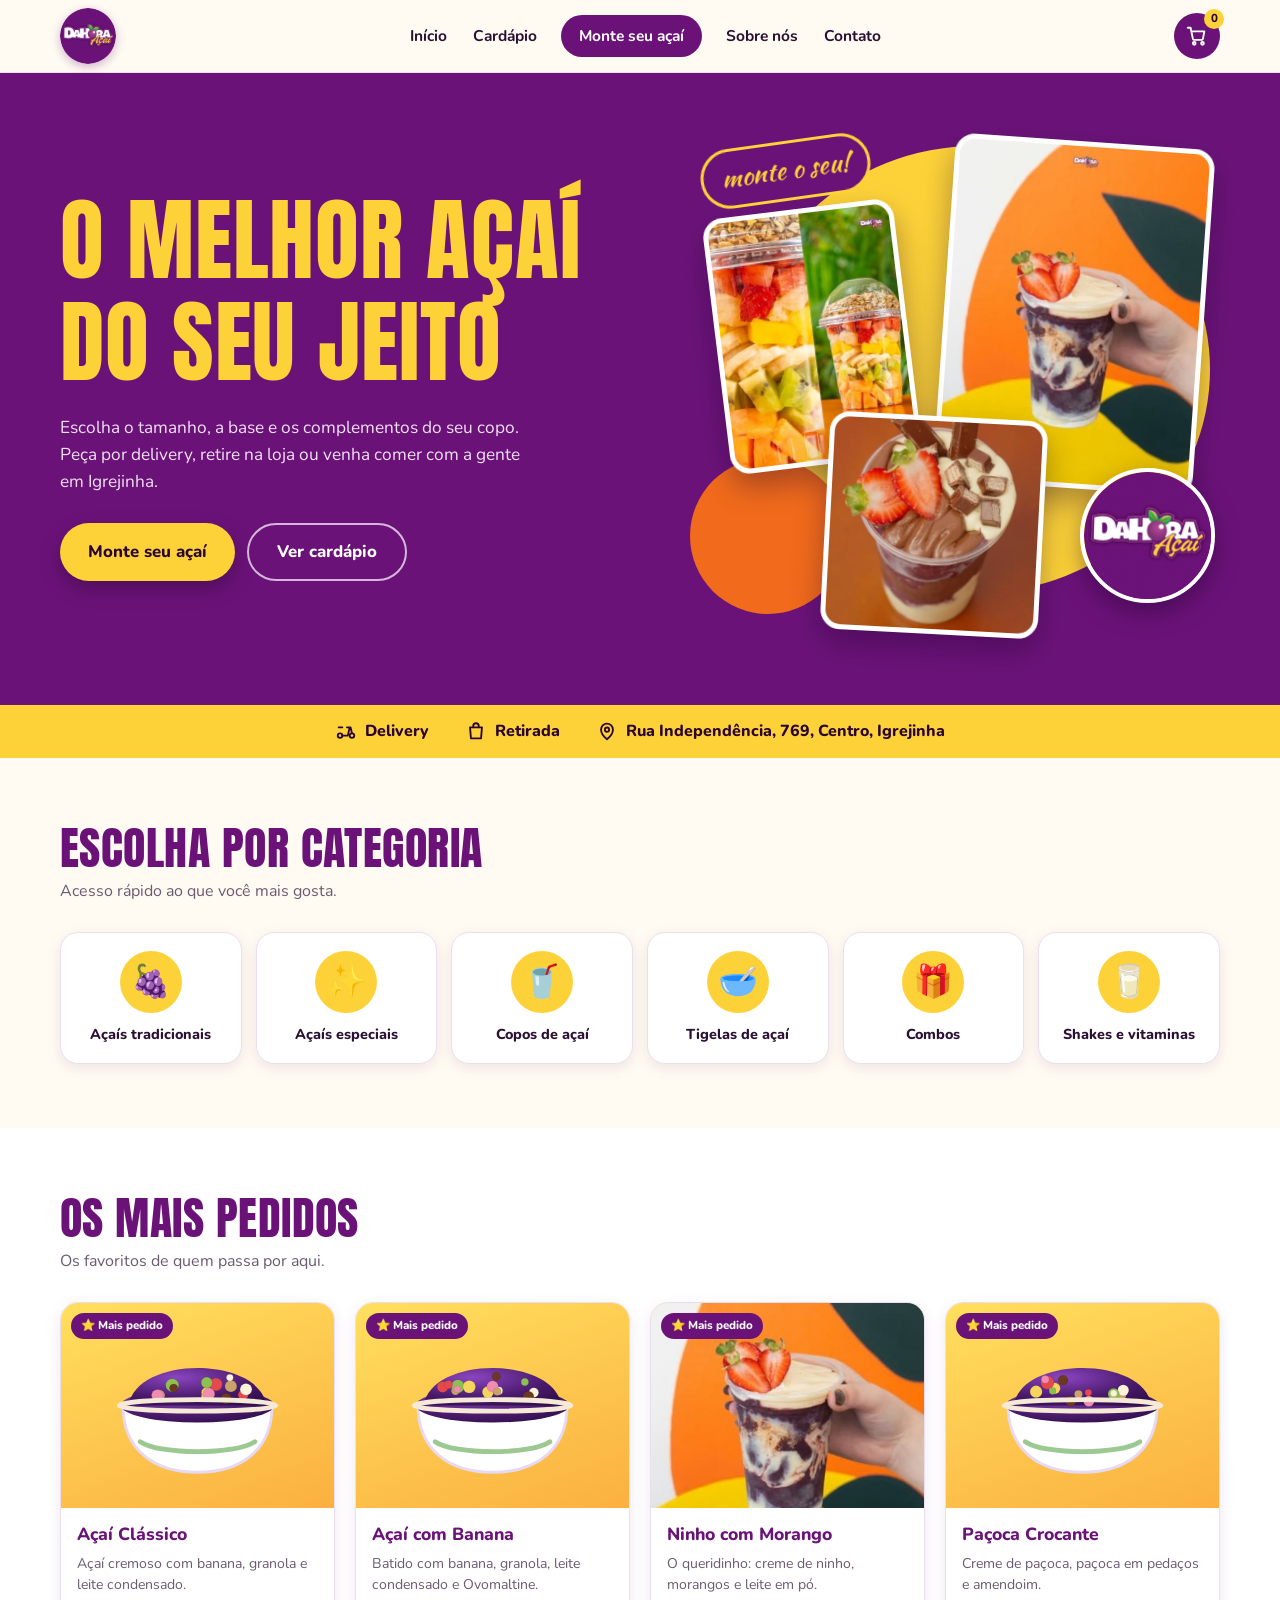
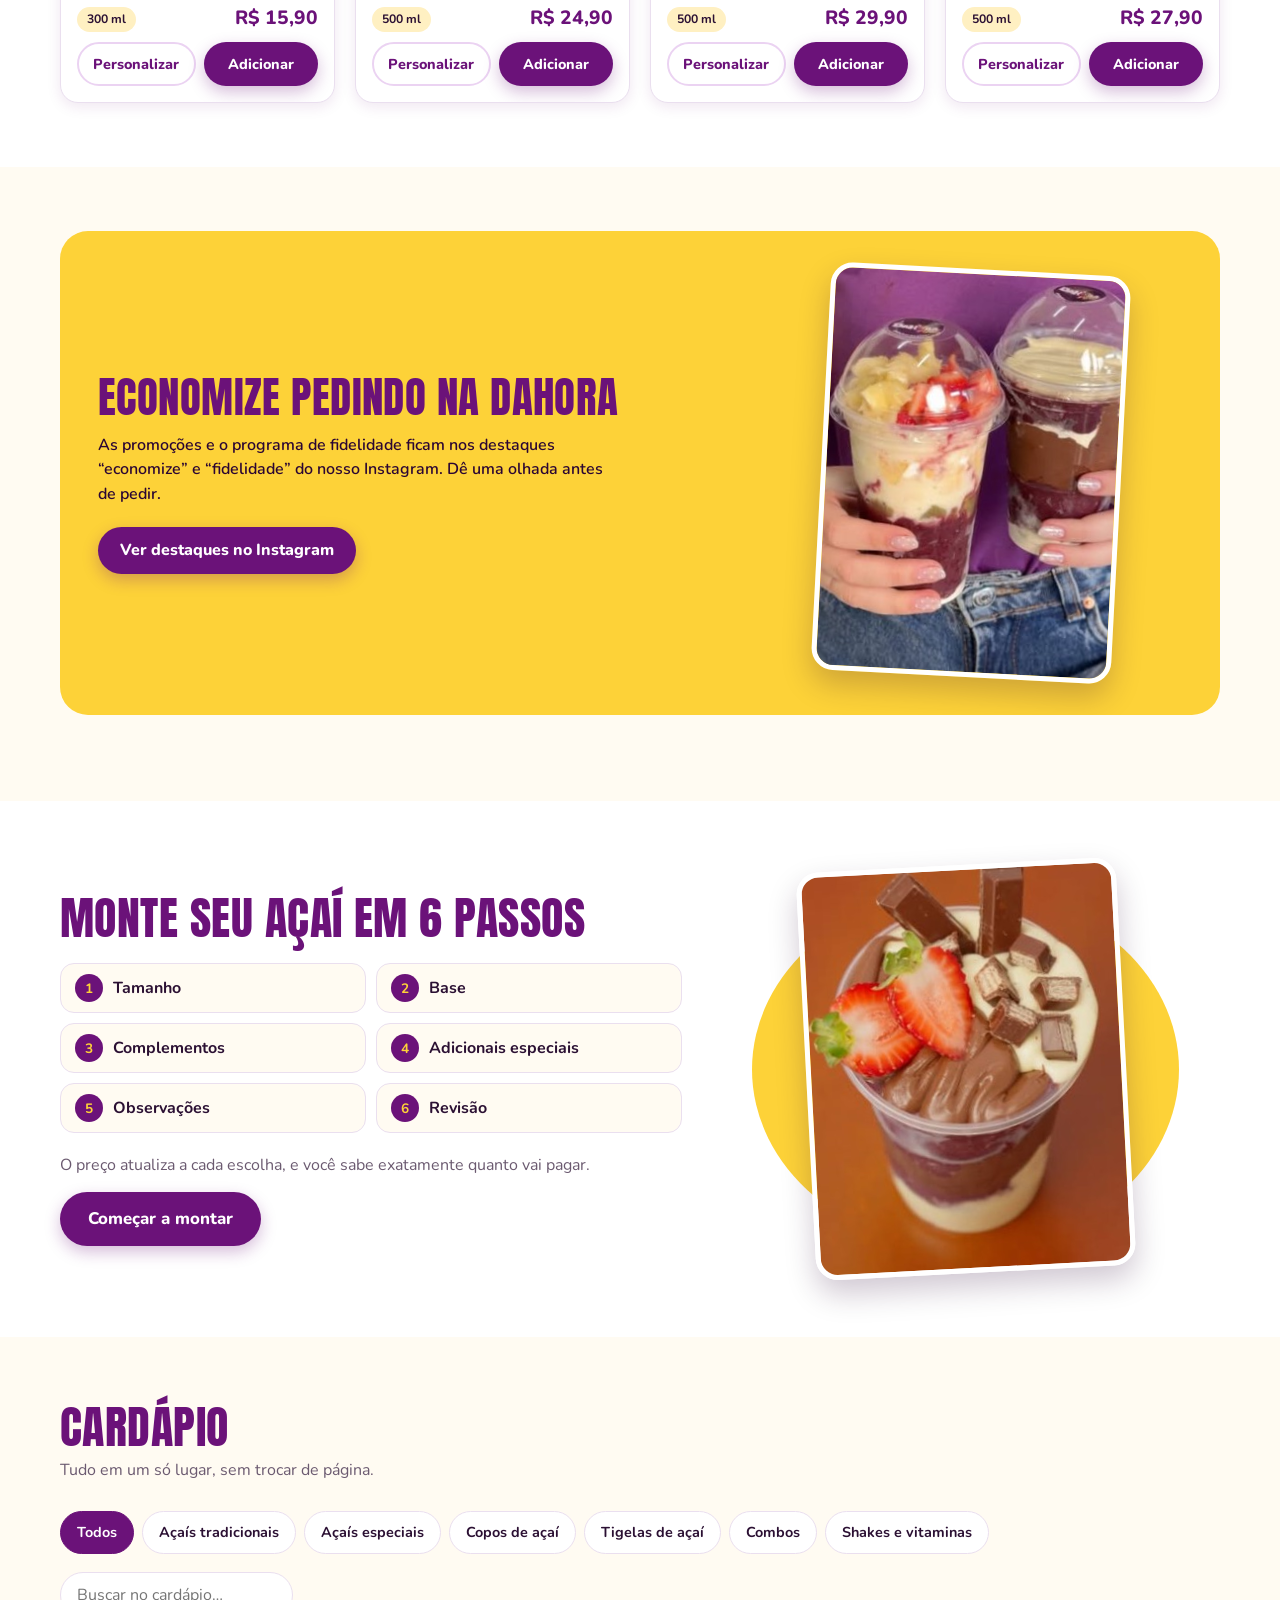
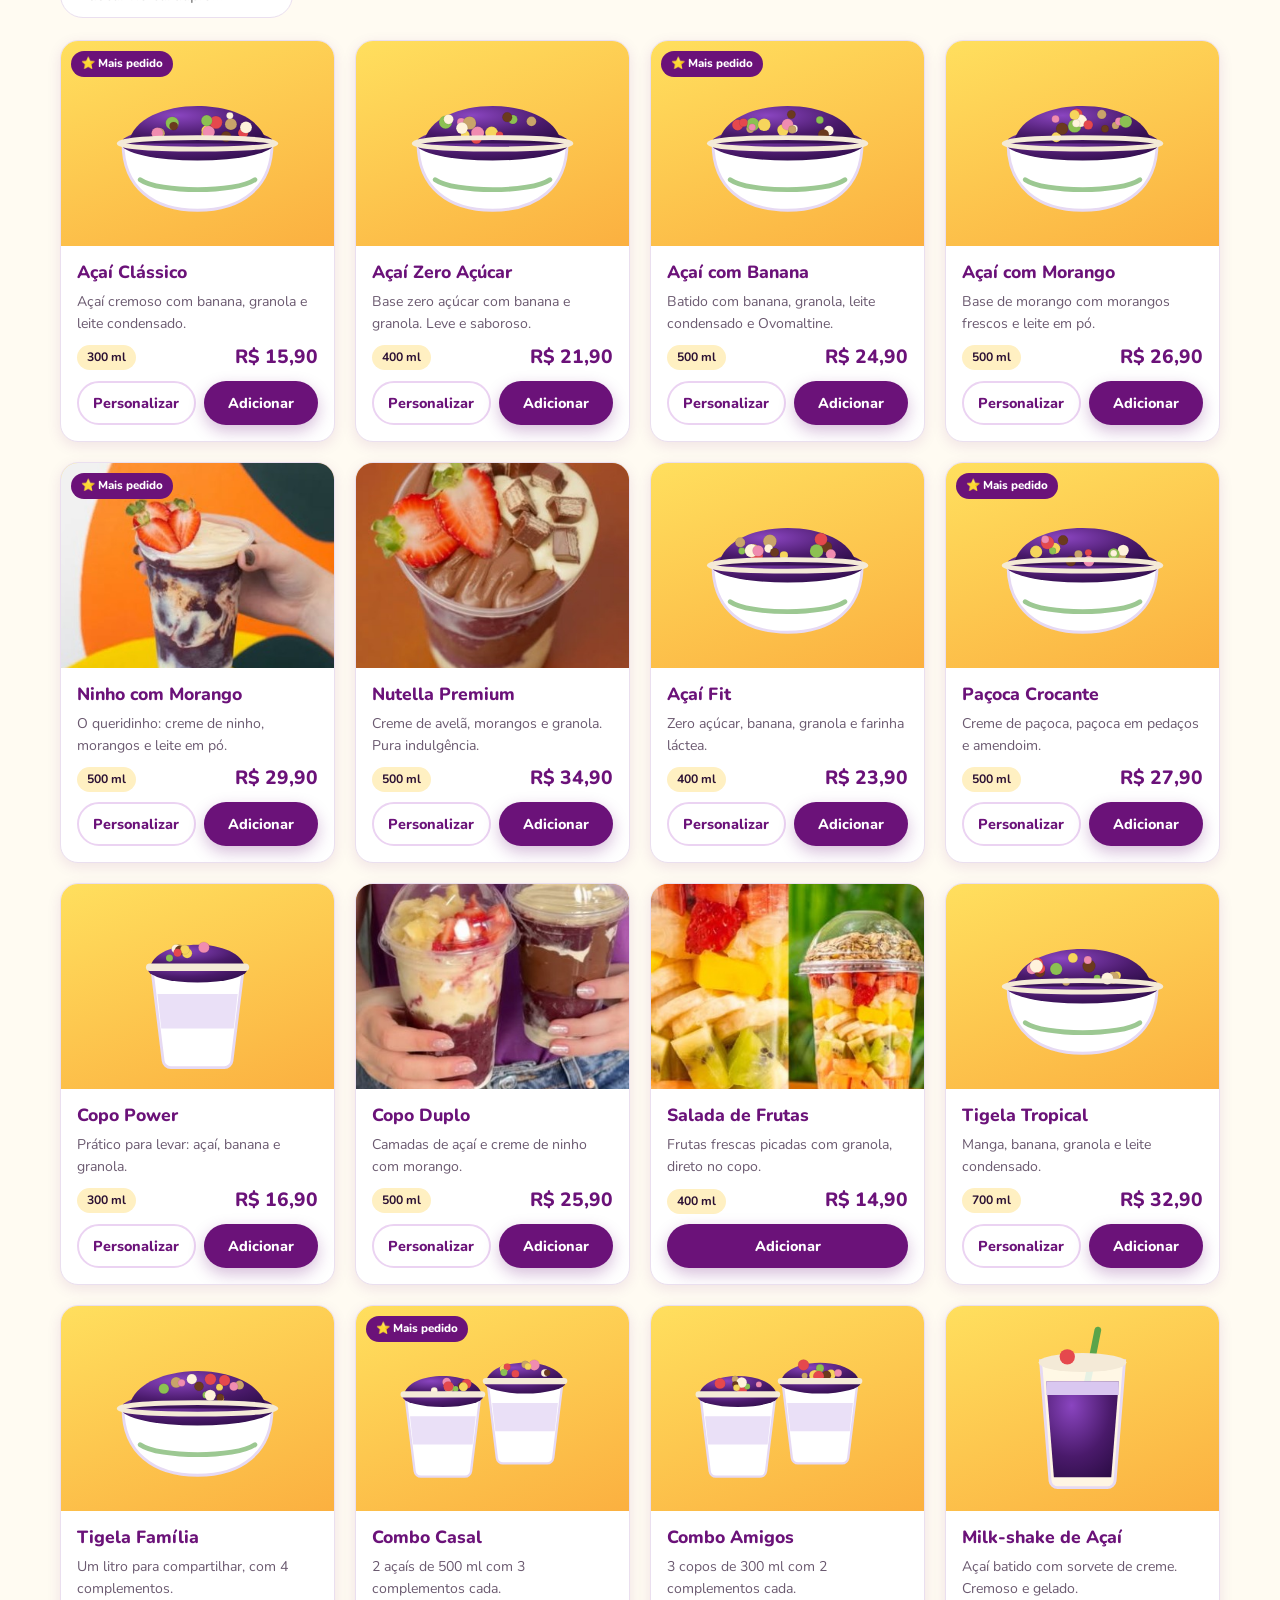
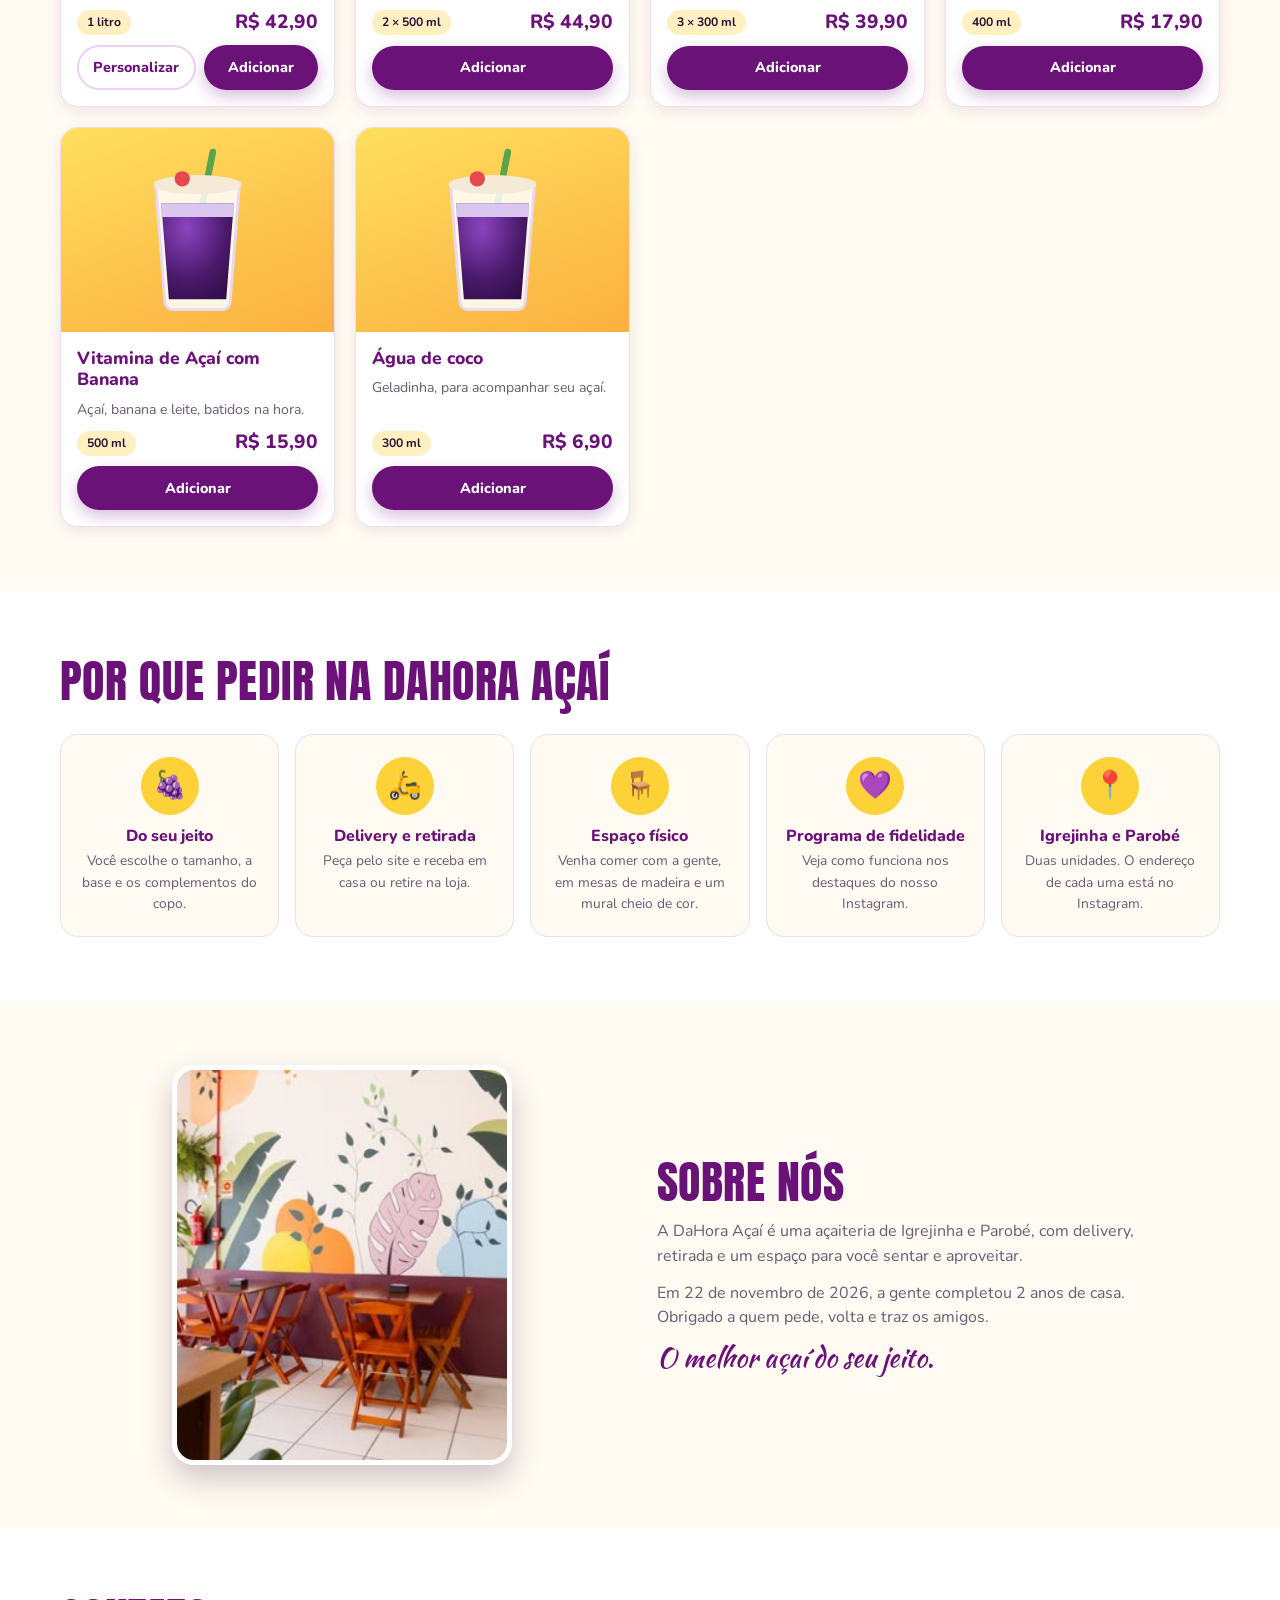
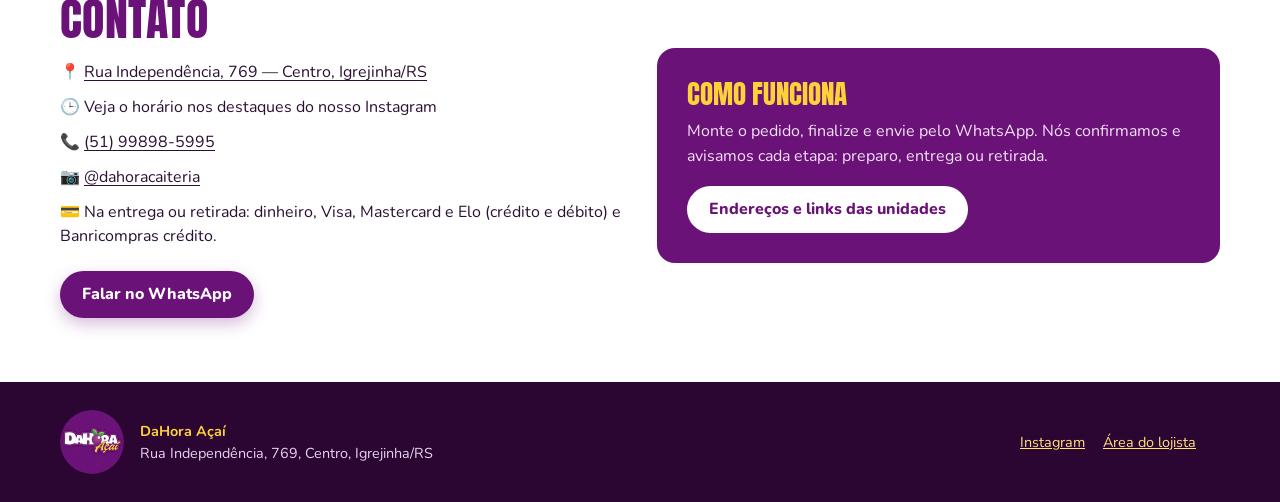
<file: index.html>
<!doctype html>
<html lang="pt-BR">
<head>
<meta charset="utf-8">
<meta name="viewport" content="width=device-width,initial-scale=1,viewport-fit=cover">
<title>DaHora Açaí | Açaiteria em Igrejinha e Parobé — Monte seu açaí online</title>
<meta name="description" content="O melhor açaí do seu jeito. Monte seu copo escolhendo tamanho, base e complementos e peça por delivery ou retirada em Igrejinha e Parobé.">
<meta name="theme-color" content="#6b1279">
<link rel="icon" type="image/png" href="img/icon-192.png">
<link rel="apple-touch-icon" href="img/icon-192.png">
<meta property="og:type" content="website">
<meta property="og:locale" content="pt_BR">
<meta property="og:title" content="DaHora Açaí — O melhor açaí do seu jeito">
<meta property="og:description" content="Monte seu açaí escolhendo tamanho, base e complementos. Delivery, retirada e espaço físico em Igrejinha e Parobé.">
<meta property="og:url" content="https://pablosantos5487.github.io/dahora/">
<meta property="og:image" content="https://pablosantos5487.github.io/dahora/img/og.jpg">
<meta name="twitter:card" content="summary_large_image">
<link rel="preconnect" href="https://fonts.googleapis.com">
<link rel="preconnect" href="https://fonts.gstatic.com" crossorigin>
<link href="https://fonts.googleapis.com/css2?family=Anton&family=Kaushan+Script&family=Nunito:wght@400;600;700;800&display=swap" rel="stylesheet">
<link rel="stylesheet" href="styles.css">
<script type="application/ld+json">
{"@context":"https://schema.org","@type":"IceCreamShop","name":"DaHora Açaí","servesCuisine":"Açaí","image":"https://pablosantos5487.github.io/dahora/img/og.jpg","telephone":"+5551998985995","url":"https://pablosantos5487.github.io/dahora/","sameAs":["https://www.instagram.com/dahoracaiteria/"],"address":{"@type":"PostalAddress","streetAddress":"Rua Independência, 769","addressLocality":"Igrejinha","addressRegion":"RS","postalCode":"95650-000","addressCountry":"BR"}}
</script>
</head>
<body>
<a class="skip" href="#cardapio">Ir para o cardápio</a>

<header class="top" id="top">
  <div class="wrap top-in">
    <a class="logo" href="#inicio" aria-label="DaHora Açaí — início">
      <img src="img/logo.png" width="56" height="56" alt="">
      <span class="sr" data-store>DaHora Açaí</span>
    </a>
    <nav class="nav" id="nav" aria-label="Principal">
      <a href="#inicio">Início</a>
      <a href="#cardapio">Cardápio</a>
      <a href="#monte" class="nav-cta">Monte seu açaí</a>
      <a href="#sobre">Sobre nós</a>
      <a href="#contato">Contato</a>
    </nav>
    <div class="top-actions">
      <button class="cart-btn" data-act="cart-open" aria-label="Abrir carrinho">
        <svg viewBox="0 0 24 24" width="22" height="22" fill="none" stroke="currentColor" stroke-width="2" stroke-linecap="round" stroke-linejoin="round" aria-hidden="true"><circle cx="9" cy="20" r="1.5"/><circle cx="18" cy="20" r="1.5"/><path d="M2 3h3l2.6 12.4a1 1 0 0 0 1 .8h8.8a1 1 0 0 0 1-.8L20 7H6"/></svg>
        <span class="count" id="cartCount">0</span>
      </button>
      <button class="burger" data-act="toggle-nav" aria-label="Menu" aria-expanded="false"><span></span><span></span><span></span></button>
    </div>
  </div>
  <div class="closed-bar" id="closedBar" hidden>Estamos fechados no momento. Você pode montar o pedido, mas ele só poderá ser finalizado quando abrirmos.</div>
</header>

<main>
<section class="hero" id="inicio">
  <div class="wrap hero-in">
    <div class="hero-text">
      <h1>O melhor açaí<br>do seu jeito</h1>
      <p>Escolha o tamanho, a base e os complementos do seu copo. Peça por delivery, retire na loja ou venha comer com a gente em Igrejinha.</p>
      <div class="hero-btns">
        <button class="btn primary lg" data-act="open-builder">Monte seu açaí</button>
        <a class="btn outline lg" href="#cardapio">Ver cardápio</a>
      </div>
      <button class="repeat" id="repeatBtn" data-act="repeat" hidden>↻ Repetir meu último pedido</button>
    </div>
    <div class="hero-art">
      <figure class="ph ph1"><img src="img/morango.jpg" width="356" height="475" alt="Copo de açaí com creme de ninho e morangos"></figure>
      <figure class="ph ph2"><img src="img/frutas.jpg" width="356" height="475" alt="Copos de salada de frutas com granola"></figure>
      <figure class="ph ph3"><img src="img/chocolate.jpg" width="356" height="408" alt="Copo de açaí com creme de avelã, morangos e chocolate"></figure>
      <img class="seal" src="img/logo.png" width="120" height="120" alt="">
      <span class="sticker" aria-hidden="true">monte o seu!</span>
    </div>
  </div>
</section>

<section class="band" aria-label="Formas de pedir">
  <div class="wrap band-in">
    <span><svg viewBox="0 0 24 24" aria-hidden="true"><circle cx="5.5" cy="17" r="2.5"/><circle cx="18.5" cy="17" r="2.5"/><path d="M8 17h6l2-9h-3M13 8h4l1.5 6.5M4 8h4"/></svg>Delivery</span>
    <span><svg viewBox="0 0 24 24" aria-hidden="true"><path d="M5.5 8h13l-1 12h-11z"/><path d="M9 8V6.5a3 3 0 0 1 6 0V8"/></svg>Retirada</span>
    <span><svg viewBox="0 0 24 24" aria-hidden="true"><path d="M12 21s-6.5-5.4-6.5-10.5a6.5 6.5 0 0 1 13 0C18.5 15.6 12 21 12 21z"/><circle cx="12" cy="10.5" r="2.3"/></svg>Rua Independência, 769, Centro, Igrejinha</span>
  </div>
</section>

<section class="sec" id="categorias">
  <div class="wrap">
    <div class="sec-head"><h2>Escolha por categoria</h2><p>Acesso rápido ao que você mais gosta.</p></div>
    <div class="cats" id="catGrid"></div>
  </div>
</section>

<section class="sec alt" id="populares">
  <div class="wrap">
    <div class="sec-head"><h2>Os mais pedidos</h2><p>Os favoritos de quem passa por aqui.</p></div>
    <div class="grid" id="popularGrid"></div>
  </div>
</section>

<section class="sec" id="promo">
  <div class="wrap">
    <div class="promo-box">
      <div>
        <h2 id="promoTitle"></h2>
        <p id="promoText"></p>
        <div class="promo-btns">
          <a class="btn primary" href="https://www.instagram.com/dahoracaiteria/" target="_blank" rel="noopener">Ver destaques no Instagram</a>
          <button class="btn light" data-act="copy-code" id="promoCode" hidden></button>
        </div>
      </div>
      <div class="promo-art"><img src="img/copos.jpg" width="356" height="408" alt="Dois copos de açaí com frutas e creme" loading="lazy"></div>
    </div>
    <div class="grid" id="promoGrid" style="margin-top:22px"></div>
  </div>
</section>

<section class="sec alt" id="monte">
  <div class="wrap build-cta">
    <div>
      <h2>Monte seu açaí em 6 passos</h2>
      <ol class="steps-list">
        <li><b>1</b> Tamanho</li><li><b>2</b> Base</li><li><b>3</b> Complementos</li>
        <li><b>4</b> Adicionais especiais</li><li><b>5</b> Observações</li><li><b>6</b> Revisão</li>
      </ol>
      <p class="muted">O preço atualiza a cada escolha, e você sabe exatamente quanto vai pagar.</p>
      <button class="btn primary lg" data-act="open-builder">Começar a montar</button>
    </div>
    <div class="build-art"><img src="img/chocolate.jpg" width="356" height="408" alt="Copo de açaí com creme de avelã, morangos e pedaços de chocolate" loading="lazy"></div>
  </div>
</section>

<section class="sec" id="cardapio">
  <div class="wrap">
    <div class="sec-head"><h2>Cardápio</h2><p>Tudo em um só lugar, sem trocar de página.</p></div>
    <div class="menu-tools">
      <div class="chips" id="menuFilters" role="tablist" aria-label="Filtrar por categoria"></div>
      <input type="search" id="menuSearch" placeholder="Buscar no cardápio…" aria-label="Buscar no cardápio">
    </div>
    <div class="grid" id="menuGrid"></div>
    <p class="muted center" id="menuEmpty" hidden>Nenhum item encontrado. Tente outra busca ou categoria.</p>
  </div>
</section>

<section class="sec alt" id="diferenciais">
  <div class="wrap">
    <div class="sec-head"><h2>Por que pedir na <span data-store>DaHora Açaí</span></h2></div>
    <div class="perks">
      <div><i>🍇</i><h3>Do seu jeito</h3><p>Você escolhe o tamanho, a base e os complementos do copo.</p></div>
      <div><i>🛵</i><h3>Delivery e retirada</h3><p>Peça pelo site e receba em casa ou retire na loja.</p></div>
      <div><i>🪑</i><h3>Espaço físico</h3><p>Venha comer com a gente, em mesas de madeira e um mural cheio de cor.</p></div>
      <div><i>💜</i><h3>Programa de fidelidade</h3><p>Veja como funciona nos destaques do nosso Instagram.</p></div>
      <div><i>📍</i><h3>Igrejinha e Parobé</h3><p>Duas unidades. O endereço de cada uma está no Instagram.</p></div>
    </div>
  </div>
</section>

<section class="sec" id="sobre">
  <div class="wrap about">
    <div class="about-art"><img src="img/espaco.jpg" width="356" height="400" alt="Mesas de madeira em frente a um mural colorido com folhas, na loja da DaHora" loading="lazy"></div>
    <div>
      <h2>Sobre nós</h2>
      <p>A <span data-store>DaHora Açaí</span> é uma açaiteria de Igrejinha e Parobé, com delivery, retirada e um espaço para você sentar e aproveitar.</p>
      <p>Em 22 de novembro de 2026, a gente completou 2 anos de casa. Obrigado a quem pede, volta e traz os amigos.</p>
      <p class="sign">O melhor açaí do seu jeito.</p>
    </div>
  </div>
</section>

<section class="sec alt" id="contato">
  <div class="wrap contact">
    <div>
      <h2>Contato</h2>
      <ul class="clist">
        <li>📍 <span id="cAddress"></span></li>
        <li>🕒 <span id="cHours"></span></li>
        <li>📞 <span id="cPhone"></span></li>
        <li>📷 <span id="cInsta"></span></li>
        <li>💳 <span>Na entrega ou retirada: dinheiro, Visa, Mastercard e Elo (crédito e débito) e Banricompras crédito.</span></li>
      </ul>
      <a class="btn primary" id="cWa" target="_blank" rel="noopener">Falar no WhatsApp</a>
    </div>
    <div class="contact-card">
      <h3>Como funciona</h3>
      <p>Monte o pedido, finalize e envie pelo WhatsApp. Nós confirmamos e avisamos cada etapa: preparo, entrega ou retirada.</p>
      <a class="btn light" href="https://linktr.ee/dahoracaiigrejinha" target="_blank" rel="noopener">Endereços e links das unidades</a>
    </div>
  </div>
</section>
</main>

<footer class="foot">
  <div class="wrap foot-in">
    <img src="img/logo.png" width="64" height="64" alt="">
    <p><b data-store>DaHora Açaí</b><br>Rua Independência, 769, Centro, Igrejinha/RS</p>
    <p class="foot-links"><a href="https://www.instagram.com/dahoracaiteria/" target="_blank" rel="noopener">Instagram</a> <a href="admin.html">Área do lojista</a></p>
  </div>
</footer>

<button class="fab" id="fab" data-act="cart-open" hidden>
  <span>🛒 <b id="fabCount">0</b> item(ns)</span><span id="fabTotal">R$ 0,00</span><span class="fab-go">Ver carrinho →</span>
</button>

<!-- Carrinho -->
<div class="overlay drawer" id="cart" hidden role="dialog" aria-modal="true" aria-label="Carrinho"></div>
<!-- Montagem -->
<div class="overlay full" id="builder" hidden role="dialog" aria-modal="true" aria-label="Monte seu açaí"></div>
<!-- Checkout -->
<div class="overlay full" id="checkout" hidden role="dialog" aria-modal="true" aria-label="Finalizar pedido"></div>
<div class="toast" id="toast" role="status" aria-live="polite"></div>

<script src="data.js"></script>
<script src="app.js"></script>
</body>
</html>
</file>
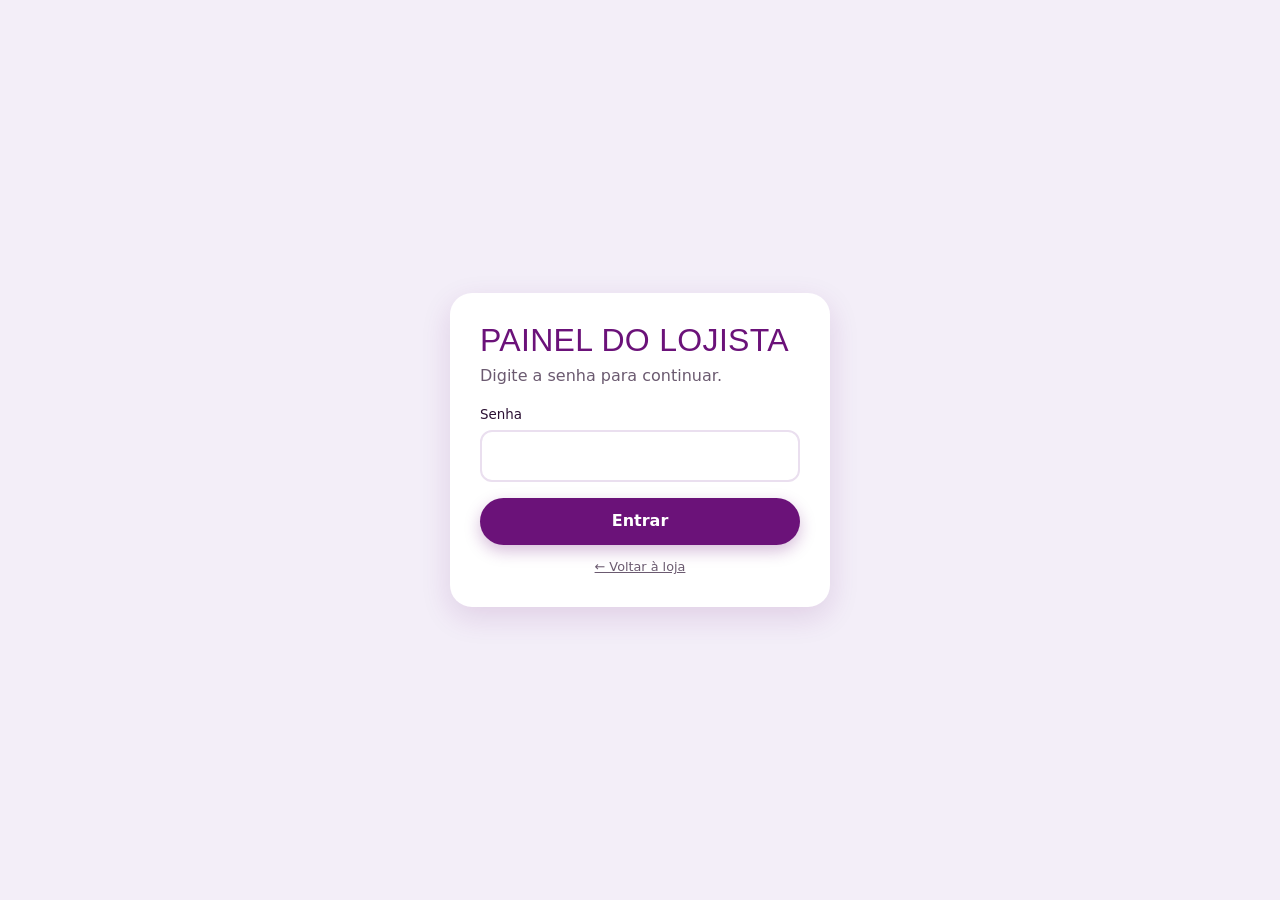
<file: admin.html>
<!doctype html>
<html lang="pt-BR">
<head>
<meta charset="utf-8">
<meta name="viewport" content="width=device-width,initial-scale=1">
<meta name="robots" content="noindex,nofollow">
<title>Painel do lojista</title>
<link rel="preconnect" href="https://fonts.googleapis.com">
<link rel="preconnect" href="https://fonts.gstatic.com" crossorigin>
<link href="https://fonts.googleapis.com/css2?family=Fraunces:opsz,wght@9..144,600;9..144,700&family=Poppins:wght@400;500;600;700&display=swap" rel="stylesheet">
<link rel="stylesheet" href="styles.css">
<link rel="stylesheet" href="admin.css">
</head>
<body class="admin">
<div id="login" class="login" hidden>
  <form id="loginForm" class="login-card">
    <h1>Painel do lojista</h1>
    <p class="muted">Digite a senha para continuar.</p>
    <div class="f"><label for="pw">Senha</label><input id="pw" type="password" autocomplete="current-password"><span class="err">Senha incorreta.</span></div>
    <button class="btn primary" style="width:100%" type="submit">Entrar</button>
    <p class="hint center" style="margin-top:12px"><a href="index.html">← Voltar à loja</a></p>
  </form>
</div>

<div id="app" hidden>
  <header class="a-top">
    <div class="a-in">
      <b>🍇 Painel do lojista</b>
      <div class="a-actions"><a class="btn light sm" href="index.html" target="_blank">Ver loja</a><button class="btn light sm" id="logout">Sair</button></div>
    </div>
    <nav class="a-tabs" id="tabs"></nav>
  </header>
  <main class="a-main">
    <div class="notice" id="notice"></div>
    <div id="view"></div>
  </main>
  <div class="save-bar" id="saveBar" hidden><span>Você tem alterações não salvas.</span><button class="btn green" id="saveBtn">Salvar alterações</button></div>
</div>
<div class="toast" id="toast" role="status"></div>
<script src="data.js"></script>
<script src="admin.js"></script>
</body>
</html>
</file>
<file: styles.css>
/* DaHora Açaí — identidade: roxo do logo, amarelo da letra "Açaí", laranja dos fundos das fotos e verde da folha.
   Títulos em Anton (caixa alta, como nos posts do Instagram), texto em Nunito. */
:root{
  --purple:#6b1279;--purple2:#8b2a9c;--purple3:#2b0633;--lilac:#ebd3f2;--lilac2:#f8eefb;
  --yellow:#fdd238;--yellow2:#ffe27a;--orange:#f26a1b;--leaf:#4bb34a;
  --off:#fffbf2;--cream:#fff0c2;--green:#2e7d32;--green2:#e4f2e1;--red:#c62f48;--ink:#2b1033;--muted:#6b5a70;
  --line:#eadfef;--focus:#b93c0b;--radius:18px;--shadow:0 10px 30px rgba(107,18,121,.14);--shadow2:0 4px 14px rgba(107,18,121,.10);
  --f-head:'Anton','Arial Narrow',Impact,sans-serif;--f-body:'Nunito',system-ui,-apple-system,'Segoe UI',sans-serif;
}
*{box-sizing:border-box;margin:0;padding:0}
html{scroll-behavior:smooth;scroll-padding-top:84px}
body{font-family:var(--f-body);color:var(--ink);background:var(--off);line-height:1.55;-webkit-font-smoothing:antialiased}
body.lock{overflow:hidden}
img,svg{display:block;max-width:100%}
[hidden]{display:none!important}
button{font:inherit;cursor:pointer;border:0;background:none;color:inherit}
input,textarea,select{font:inherit;color:inherit}
a{color:inherit}
h1,h2{font-family:var(--f-head);font-weight:400;line-height:1.1;letter-spacing:.01em;text-transform:uppercase}
h3,h4{font-family:var(--f-body);font-weight:800;line-height:1.2}
.wrap{width:min(1160px,100% - 32px);margin-inline:auto}
.muted{color:var(--muted)}.center{text-align:center}
.sr{position:absolute;width:1px;height:1px;overflow:hidden;clip:rect(0 0 0 0);white-space:nowrap}
.skip{position:absolute;left:-999px}.skip:focus{left:8px;top:8px;background:#fff;padding:8px 12px;z-index:99}
:focus-visible{outline:3px solid var(--focus);outline-offset:2px}

/* Botões */
.btn{display:inline-flex;align-items:center;justify-content:center;gap:8px;padding:11px 22px;border-radius:999px;font-weight:800;text-decoration:none;transition:transform .15s,box-shadow .2s,background .2s;min-height:44px;text-align:center}
.btn:active{transform:scale(.97)}
.btn.primary{background:var(--purple);color:#fff;box-shadow:0 6px 16px rgba(107,18,121,.28)}
.btn.primary:hover{background:var(--purple2)}
.btn.green{background:var(--green);color:#fff}
.btn.ghost{border:2px solid var(--lilac);color:var(--purple);background:#fff}
.btn.ghost:hover{border-color:var(--purple)}
.btn.light{background:#fff;color:var(--purple)}
.btn.danger{background:#fdecef;color:var(--red)}
.btn.lg{padding:14px 28px;font-size:1.05rem;min-height:54px}
.btn.sm{padding:6px 12px;min-height:34px;font-size:.85rem}
.btn[disabled]{opacity:.5;cursor:not-allowed;box-shadow:none}
.icon-btn{width:42px;height:42px;border-radius:50%;display:grid;place-items:center;font-size:1.15rem;background:var(--lilac2);color:var(--purple)}

/* Header */
.top{position:sticky;top:0;z-index:40;background:rgba(255,251,242,.94);backdrop-filter:blur(10px);border-bottom:1px solid var(--line)}
.top-in{display:flex;align-items:center;justify-content:space-between;gap:12px;height:72px}
.logo{display:flex;align-items:center;text-decoration:none;border-radius:50%}
.logo img{width:56px;height:56px;border-radius:50%;box-shadow:0 3px 10px rgba(107,18,121,.3)}
.nav{display:flex;gap:22px;align-items:center}
.nav a{text-decoration:none;font-weight:700;font-size:.97rem;color:var(--ink);padding:6px 2px}
.nav a:hover{color:var(--purple2)}
.nav-cta{background:var(--purple);color:#fff!important;padding:9px 18px!important;border-radius:999px}
.nav-cta:hover{background:var(--purple2)}
.top-actions{display:flex;align-items:center;gap:8px}
.cart-btn{position:relative;width:46px;height:46px;border-radius:50%;display:grid;place-items:center;background:var(--purple);color:#fff}
.cart-btn .count{position:absolute;top:-4px;right:-4px;min-width:20px;height:20px;border-radius:10px;background:var(--yellow);color:var(--purple3);font-size:.72rem;font-weight:800;display:grid;place-items:center;padding:0 5px}
.cart-btn.bump{animation:bump .35s}
@keyframes bump{40%{transform:scale(1.18)}}
.burger{display:none;width:44px;height:44px;border-radius:50%;flex-direction:column;gap:5px;align-items:center;justify-content:center}
.burger span{width:20px;height:2px;background:var(--purple);border-radius:2px;transition:.2s}
.closed-bar{background:var(--purple3);color:#fff;text-align:center;font-size:.85rem;padding:8px 16px}

/* Hero: o roxo do logo, título amarelo em Anton (como nos posts) e colagem das fotos reais */
.hero{background:var(--purple);color:#fff;overflow:hidden}
.hero-in{display:grid;grid-template-columns:1.05fr .95fr;gap:24px;align-items:center;padding:52px 0 60px}
.hero h1{font-size:clamp(2.9rem,8vw,5.6rem);line-height:1.14;color:var(--yellow);margin-bottom:22px}
.hero p{color:#f3e3f7;max-width:480px;margin-bottom:28px;font-size:1.08rem}
.hero-btns{display:flex;gap:12px;flex-wrap:wrap}
.hero .btn.primary{background:var(--yellow);color:var(--purple3);box-shadow:0 8px 20px rgba(0,0,0,.25)}
.hero .btn.primary:hover{background:var(--yellow2)}
.btn.outline{border:2px solid rgba(255,255,255,.7);color:#fff}
.btn.outline:hover{background:rgba(255,255,255,.12)}
.hero :focus-visible{outline-color:var(--yellow)}
.repeat{margin-top:16px;color:var(--yellow2);text-decoration:underline;font-size:.92rem}
.hero-art{position:relative;aspect-ratio:1/1;width:100%;max-width:520px;margin-left:auto}
.hero-art::before{content:"";position:absolute;inset:4% 2% 10% 8%;border-radius:50%;background:var(--yellow)}
.hero-art::after{content:"";position:absolute;width:30%;aspect-ratio:1;border-radius:50%;background:var(--orange);left:-2%;bottom:6%}
.ph{position:absolute;z-index:1;margin:0;overflow:hidden;border-radius:20px;border:5px solid #fff;background:#fff;box-shadow:0 14px 30px rgba(30,0,40,.35);transform:rotate(var(--r));animation:pop .7s cubic-bezier(.2,.8,.2,1) both}
.ph img{width:100%;height:100%;object-fit:cover}
.ph1{--r:4deg;width:50%;aspect-ratio:3/4;right:3%;top:3%;animation-delay:.1s}
.ph2{--r:-7deg;width:37%;aspect-ratio:3/4;left:3%;top:16%;animation-delay:.25s}
.ph3{--r:3deg;width:42%;aspect-ratio:1;left:24%;bottom:2%;animation-delay:.4s}
.seal{position:absolute;z-index:2;right:1%;bottom:8%;width:26%;height:auto;aspect-ratio:1;border-radius:50%;box-shadow:0 10px 24px rgba(30,0,40,.4);border:4px solid #fff;animation:pop .7s .55s cubic-bezier(.2,.8,.2,1) both}
.sticker{position:absolute;z-index:3;left:0;top:3%;transform:rotate(-8deg);background:var(--purple);color:var(--yellow);font-family:'Kaushan Script','Brush Script MT',cursive;font-size:clamp(1.1rem,2.6vw,1.6rem);padding:6px 18px 8px;border-radius:999px;border:3px solid var(--yellow);animation:pop .7s .7s cubic-bezier(.2,.8,.2,1) both}
@keyframes pop{from{opacity:0;transform:translateY(26px) rotate(0deg) scale(.94)}}

/* Faixa amarela com as formas de pedir */
.band{background:var(--yellow);color:var(--purple3)}
.band-in{display:flex;flex-wrap:wrap;justify-content:center;gap:8px 36px;padding:14px 0;font-weight:800}
.band span{display:inline-flex;align-items:center;gap:8px}
.band svg{width:22px;height:22px;flex:none;fill:none;stroke:currentColor;stroke-width:2;stroke-linecap:round;stroke-linejoin:round}

/* Seções */
.sec{padding:64px 0}
.sec.alt{background:#fff}
.sec-head{margin-bottom:28px}
.sec-head h2,.about h2,.contact h2,.build-cta h2{font-size:clamp(1.9rem,4.4vw,2.9rem);color:var(--purple)}
.sec-head p{color:var(--muted);margin-top:6px}
.cats{display:grid;grid-template-columns:repeat(6,1fr);gap:14px}
.cat{display:flex;flex-direction:column;align-items:center;gap:10px;background:#fff;border:1px solid var(--line);border-radius:var(--radius);padding:18px 10px;font-weight:800;font-size:.9rem;text-align:center;transition:.2s;box-shadow:var(--shadow2)}
.cat:hover{transform:translateY(-4px);border-color:var(--purple2)}
.cat i{font-style:normal;font-size:2rem;width:62px;height:62px;border-radius:50%;background:var(--yellow);display:grid;place-items:center}

/* Cards */
.grid{display:grid;grid-template-columns:repeat(auto-fill,minmax(250px,1fr));gap:20px}
.card{background:#fff;border:1px solid var(--line);border-radius:var(--radius);overflow:hidden;display:flex;flex-direction:column;box-shadow:var(--shadow2);transition:transform .2s,box-shadow .2s}
.card:hover{transform:translateY(-4px);box-shadow:var(--shadow)}
.card.off{opacity:.6}
.card-art{position:relative;background:linear-gradient(160deg,#ffdf5e,#fbb040);aspect-ratio:4/3;display:grid;place-items:center;padding:14px}
.card-art svg,.card-art img{width:78%;height:100%;object-fit:contain}
.card-art img{width:100%;object-fit:cover;position:absolute;inset:0}
.badge{position:absolute;top:10px;left:10px;z-index:1;background:var(--purple);color:#fff;font-size:.72rem;font-weight:800;padding:4px 10px;border-radius:999px}
.badge.sale{left:auto;right:10px;background:var(--yellow);color:var(--purple3)}
.card-body{padding:16px;display:flex;flex-direction:column;gap:8px;flex:1}
.card-body h3{font-size:1.1rem;color:var(--purple)}
.card-body p{font-size:.88rem;flex:1}
.meta{display:flex;align-items:center;justify-content:space-between;gap:8px}
.chip{background:var(--cream);font-size:.76rem;padding:3px 10px;border-radius:999px;font-weight:700}
.price b{font-size:1.2rem;color:var(--purple);font-weight:800}
.price s{font-size:.8rem;color:var(--muted);margin-right:6px}
.actions{display:flex;gap:8px}
.actions .btn{flex:1;padding:9px 10px;font-size:.9rem}

.promo-box{display:grid;grid-template-columns:1.2fr .8fr;gap:28px;align-items:center;background:var(--yellow);color:var(--purple3);border-radius:28px;padding:38px;overflow:hidden}
.promo-box h2{font-size:clamp(1.8rem,4vw,2.7rem);color:var(--purple);margin-bottom:12px}
.promo-box p{margin-bottom:20px;max-width:520px;font-weight:600}
.promo-btns{display:flex;gap:10px;flex-wrap:wrap}
.promo-art img,.build-art img,.about-art img{width:min(300px,100%);margin-inline:auto;aspect-ratio:1;object-fit:cover;border-radius:22px;border:5px solid #fff;box-shadow:0 14px 30px rgba(43,6,51,.22)}
.promo-art img{transform:rotate(3deg)}
.build-art{position:relative}
.build-art::before{content:"";position:absolute;inset:6% 8%;border-radius:50%;background:var(--yellow)}
.build-art img{position:relative;transform:rotate(-3deg);width:min(320px,86%)}
.build-cta{display:grid;grid-template-columns:1.1fr .9fr;gap:30px;align-items:center}
.steps-list{list-style:none;display:grid;grid-template-columns:repeat(2,1fr);gap:10px;margin:20px 0}
.steps-list li{background:var(--off);border:1px solid var(--line);border-radius:14px;padding:10px 14px;font-weight:700;display:flex;align-items:center;gap:10px}
.steps-list b{width:28px;height:28px;border-radius:50%;background:var(--purple);color:var(--yellow);display:grid;place-items:center;font-size:.85rem}
.build-cta .btn{margin-top:14px}
.menu-tools{display:flex;gap:14px;flex-wrap:wrap;align-items:center;justify-content:space-between;margin-bottom:22px}
.chips{display:flex;gap:8px;overflow-x:auto;padding-bottom:4px;scrollbar-width:none}
.chips::-webkit-scrollbar{display:none}
.chips button{white-space:nowrap;padding:9px 16px;border-radius:999px;background:#fff;border:1px solid var(--line);font-weight:700;font-size:.9rem;min-height:40px}
.chips button.on{background:var(--purple);color:#fff;border-color:var(--purple)}
#menuSearch{padding:10px 16px;border-radius:999px;border:1px solid var(--line);min-width:220px;background:#fff}
.perks{display:grid;grid-template-columns:repeat(5,1fr);gap:16px}
.perks div{background:var(--off);border:1px solid var(--line);border-radius:var(--radius);padding:22px 16px;text-align:center}
.perks i{font-style:normal;font-size:1.7rem;width:58px;height:58px;border-radius:50%;background:var(--yellow);display:grid;place-items:center;margin:0 auto}
.perks h3{font-size:1rem;margin:12px 0 4px;color:var(--purple)}
.perks p{font-size:.86rem;color:var(--muted)}
.about,.contact{display:grid;grid-template-columns:1fr 1fr;gap:34px;align-items:center}
.about p{margin-top:12px;color:var(--muted);max-width:520px}
.about .sign{font-family:'Kaushan Script','Brush Script MT',cursive;font-size:1.7rem;color:var(--purple);line-height:1.2}
.about-art img{width:min(340px,100%);aspect-ratio:7/8}
.clist{list-style:none;margin:16px 0 22px;display:grid;gap:10px}
.clist a{text-decoration:underline;text-underline-offset:3px}
.clist a:hover{color:var(--purple2)}
.contact-card{background:var(--purple);color:#fff;border-radius:var(--radius);padding:30px}
.contact-card h3{font-family:var(--f-head);font-weight:400;font-size:1.7rem;text-transform:uppercase;color:var(--yellow);margin-bottom:8px}
.contact-card p{color:#f3e3f7;margin-bottom:18px}
.foot{background:var(--purple3);color:#e7d3ee;padding:28px 0;font-size:.9rem;padding-bottom:calc(28px + env(safe-area-inset-bottom))}
.foot-in{display:flex;align-items:center;gap:16px;flex-wrap:wrap}
.foot img{width:64px;height:64px;border-radius:50%}
.foot p{flex:1;min-width:200px}
.foot b{color:var(--yellow)}
.foot-links{flex:none!important;display:flex;gap:18px}
.foot a{color:var(--yellow2)}

/* FAB mobile */
.fab{position:fixed;left:12px;right:12px;bottom:calc(12px + env(safe-area-inset-bottom));z-index:35;background:var(--purple);color:#fff;border-radius:16px;padding:14px 18px;display:none;align-items:center;justify-content:space-between;gap:10px;box-shadow:0 10px 30px rgba(43,6,51,.4);font-weight:800}
.fab .fab-go{background:var(--yellow);color:var(--purple3);padding:6px 12px;border-radius:999px;font-size:.85rem}

/* Overlays */
.overlay{position:fixed;inset:0;z-index:60;background:rgba(30,10,45,.55);animation:fade .2s}
.overlay[hidden]{display:none}
@keyframes fade{from{opacity:0}}
.drawer{display:flex;justify-content:flex-end}
.drawer .panel{width:min(440px,100%);height:100%;background:var(--off);display:flex;flex-direction:column;animation:slide .25s}
@keyframes slide{from{transform:translateX(40px);opacity:0}}
.panel-head{display:flex;align-items:center;justify-content:space-between;padding:16px 18px;background:#fff;border-bottom:1px solid var(--line)}
.panel-head h2{font-size:1.3rem;color:var(--purple)}
.panel-body{flex:1;overflow-y:auto;padding:16px 18px}
.panel-foot{padding:14px 18px calc(14px + env(safe-area-inset-bottom));background:#fff;border-top:1px solid var(--line);display:grid;gap:10px}
.empty{text-align:center;padding:40px 10px}
.empty i{font-size:3rem;font-style:normal}
.ci{background:#fff;border:1px solid var(--line);border-radius:14px;padding:12px;margin-bottom:12px}
.ci-top{display:flex;justify-content:space-between;gap:10px}
.ci h4{font-size:.98rem;color:var(--purple)}
.ci ul{list-style:none;margin:6px 0;font-size:.82rem;color:var(--muted)}
.ci .note{font-size:.8rem;background:var(--cream);padding:4px 8px;border-radius:8px;margin-bottom:6px}
.ci-bot{display:flex;align-items:center;justify-content:space-between;gap:8px;flex-wrap:wrap}
.qty{display:inline-flex;align-items:center;gap:2px;background:var(--lilac2);border-radius:999px}
.qty button{width:34px;height:34px;border-radius:50%;font-weight:700;color:var(--purple);font-size:1.1rem}
.qty span{min-width:22px;text-align:center;font-weight:600}
.link{color:var(--purple2);text-decoration:underline;font-size:.85rem;padding:6px}
.link.red{color:var(--red)}
.seg{display:grid;grid-template-columns:1fr 1fr;background:var(--lilac2);border-radius:999px;padding:4px;margin-bottom:12px}
.seg button{padding:9px;border-radius:999px;font-weight:600;font-size:.9rem}
.seg button.on{background:var(--purple);color:#fff}
.coupon{display:flex;gap:8px;margin-bottom:6px}
.coupon input{flex:1;padding:10px 14px;border:1px solid var(--line);border-radius:999px;text-transform:uppercase;min-width:0}
.cmsg{font-size:.8rem;margin-bottom:10px}.cmsg.ok{color:#2f6b24}.cmsg.bad{color:var(--red)}
.sum{display:grid;gap:6px;font-size:.92rem}
.sum div{display:flex;justify-content:space-between}
.sum .tot{font-size:1.2rem;font-weight:700;color:var(--purple);border-top:1px dashed var(--line);padding-top:8px;margin-top:4px}
.sum .disc{color:#2f6b24}
.sugg{background:var(--green2);border-radius:14px;padding:10px 12px;margin-top:6px;font-size:.84rem}
.sugg-row{display:flex;justify-content:space-between;align-items:center;gap:8px;margin-top:6px}

/* Builder */
.overlay.full{background:var(--off)}
.b-wrap{height:100%;display:grid;grid-template-columns:1fr 340px}
.b-main{display:flex;flex-direction:column;min-height:0;height:100%}
.b-head{display:flex;align-items:center;gap:12px;padding:12px 16px;background:#fff;border-bottom:1px solid var(--line)}
.b-head>div{flex:1;min-width:0}
.b-head h2{font-size:1.15rem;color:var(--purple);white-space:nowrap;overflow:hidden;text-overflow:ellipsis}
.b-head small{color:var(--muted)}
.stepper{display:flex;list-style:none;background:#fff;padding:6px 10px;gap:4px;overflow-x:auto}
.stepper li{flex:1;min-width:0}
.stepper button{width:100%;display:flex;flex-direction:column;align-items:center;gap:2px;font-size:.7rem;color:var(--muted);padding:4px 2px}
.stepper button[disabled]{cursor:default}
.stepper i{font-style:normal;width:28px;height:28px;border-radius:50%;display:grid;place-items:center;background:var(--lilac2);font-weight:700;font-size:.82rem;transition:.2s}
.stepper li.ok i{background:var(--lilac);color:var(--purple)}
.stepper li.on i{background:var(--purple);color:#fff;transform:scale(1.1)}
.stepper li.on button{color:var(--purple);font-weight:600}
.progress{height:4px;background:var(--lilac2)}
.progress span{display:block;height:100%;background:var(--green);transition:width .3s}
.b-body{flex:1;overflow-y:auto;padding:18px 16px 24px;scroll-behavior:auto}
.b-body h3.q{font-size:1.4rem;color:var(--purple);margin-bottom:4px}
.b-body .sub{color:var(--muted);font-size:.9rem;margin-bottom:16px}
.b-bar{display:flex;align-items:center;justify-content:space-between;gap:12px;padding:12px 16px calc(12px + env(safe-area-inset-bottom));background:#fff;border-top:1px solid var(--line);box-shadow:0 -6px 20px rgba(74,26,107,.08)}
.b-bar small{display:block;color:var(--muted);font-size:.74rem;line-height:1}
.b-bar b{font-size:1.4rem;color:var(--purple)}
.b-bar .pair{display:flex;gap:8px}
.b-side{background:#fff;border-left:1px solid var(--line);padding:20px;overflow-y:auto}
.b-side h3{color:var(--purple);margin-bottom:12px}
.sizes{display:grid;grid-template-columns:repeat(auto-fill,minmax(150px,1fr));gap:12px}
.size{position:relative;display:flex;flex-direction:column;align-items:center;gap:4px;background:#fff;border:2px solid var(--line);border-radius:var(--radius);padding:14px 8px;transition:.15s}
.size.sel,.opt.sel{border-color:var(--purple);background:var(--lilac2);box-shadow:0 0 0 3px rgba(107,47,160,.15)}
.size.sel::after,.opt.sel::after{content:"✓";position:absolute;top:8px;right:8px;width:22px;height:22px;border-radius:50%;background:var(--purple);color:#fff;font-size:.8rem;display:grid;place-items:center}
.size-art{height:84px;display:grid;place-items:end center}
.size-art svg{height:100%;width:auto;transform:scale(var(--s));transform-origin:bottom}
.size b{font-size:1.05rem;color:var(--purple)}
.size em{font-style:normal;font-weight:600}
.size small{color:var(--muted);font-size:.74rem;text-align:center}
.opts{display:grid;gap:10px}
.opt{position:relative;display:flex;justify-content:space-between;align-items:center;gap:10px;background:#fff;border:2px solid var(--line);border-radius:14px;padding:14px 16px;text-align:left;font-weight:500;min-height:56px}
.opt small{color:var(--muted);font-weight:400}
.opt.sel::after{right:auto;left:auto;position:static;flex:none}
.opt[disabled]{opacity:.5}
.tag{font-size:.74rem;font-weight:600;padding:3px 9px;border-radius:999px;background:var(--green2);color:#2f6b24;white-space:nowrap}
.tag.paid{background:var(--cream);color:#7a5a1c}
.pill{display:inline-flex;gap:8px;flex-wrap:wrap;margin-bottom:14px;position:sticky;top:-18px;z-index:2;background:var(--off);padding:6px 0}
.pill span{background:#fff;border:1px solid var(--line);padding:5px 12px;border-radius:999px;font-size:.8rem;font-weight:500}
.pill span.full{background:var(--purple);color:#fff;border-color:var(--purple)}
.grp h3{font-family:var(--f-body);font-weight:600;font-size:1rem;margin:16px 0 8px;color:var(--purple)}
.grp h3 small{color:var(--muted);font-weight:400}
.tops{display:grid;grid-template-columns:repeat(auto-fill,minmax(150px,1fr));gap:10px}
.top-c{position:relative;background:#fff;border:2px solid var(--line);border-radius:14px;padding:10px 8px;display:flex;flex-direction:column;align-items:center;gap:4px;text-align:center;transition:.15s;cursor:pointer;min-height:112px}
.top-c .em{font-size:1.8rem;line-height:1}
.top-c b{font-size:.84rem;font-weight:600}
.top-c.sel{border-color:var(--purple);background:var(--lilac2)}
.top-c .q{position:absolute;top:6px;right:6px;min-width:24px;height:24px;border-radius:12px;background:var(--purple);color:#fff;font-size:.78rem;font-weight:700;display:grid;place-items:center;padding:0 6px}
.top-c .minus{position:absolute;top:4px;left:4px;width:28px;height:28px;border-radius:50%;background:#fff;border:1px solid var(--line);font-weight:700;color:var(--purple)}
.top-c:active{transform:scale(.96)}
.sp{display:flex;align-items:center;gap:12px;background:#fff;border:2px solid var(--line);border-radius:14px;padding:12px 14px;margin-bottom:10px}
.sp.sel{border-color:var(--purple);background:var(--lilac2)}
.sp .em{font-size:1.8rem}
.sp div.t{flex:1}
.sp small{color:var(--muted)}
textarea.note{width:100%;min-height:120px;padding:14px;border:2px solid var(--line);border-radius:14px;resize:vertical;background:#fff}
.hint{font-size:.8rem;color:var(--muted);margin-top:6px}
.warn{background:#fff6e0;border:1px solid #f0d68a;color:#6b5210;border-radius:12px;padding:10px 14px;margin-bottom:12px;font-size:.88rem}
.rev{background:#fff;border:1px solid var(--line);border-radius:var(--radius);padding:16px;display:grid;gap:10px}
.rev .row{display:flex;justify-content:space-between;gap:12px;font-size:.92rem}
.rev .row span:first-child{color:var(--muted)}
.rev .row span:last-child{text-align:right;font-weight:500}
.rev hr{border:0;border-top:1px dashed var(--line)}
.rev .total{font-size:1.2rem;color:var(--purple);font-weight:700}

/* Checkout */
.ck{max-width:760px;margin:0 auto;height:100%;display:flex;flex-direction:column}
.ck-body{flex:1;overflow-y:auto;padding:18px 16px 30px}
.fs{background:#fff;border:1px solid var(--line);border-radius:var(--radius);padding:16px;margin-bottom:16px}
.fs h3{font-size:1.1rem;color:var(--purple);margin-bottom:12px}
.f{display:grid;gap:4px;margin-bottom:12px}
.f label{font-size:.84rem;font-weight:500}
.f input,.f select{padding:12px 14px;border:2px solid var(--line);border-radius:12px;background:#fff;min-height:48px;width:100%}
.f input:focus{border-color:var(--purple2);outline:0}
.f.bad input{border-color:var(--red)}
.f .err{color:var(--red);font-size:.78rem;display:none}
.f.bad .err{display:block}
.row2{display:grid;grid-template-columns:1fr 1fr;gap:12px}
.row3{display:grid;grid-template-columns:2fr 1fr;gap:12px}
.radios{display:grid;gap:8px}
.radios.two{grid-template-columns:1fr 1fr}
.radio{display:flex;align-items:center;gap:10px;border:2px solid var(--line);border-radius:12px;padding:12px 14px;cursor:pointer;font-weight:500;min-height:50px}
.radio:has(input:checked){border-color:var(--purple);background:var(--lilac2)}
.radio input{accent-color:var(--purple);width:18px;height:18px}
.ok-box{text-align:center;padding:30px 16px}
.ok-box .big{font-size:3.4rem}
.ok-box h2{color:var(--purple);margin:8px 0}
.ok-box .num{display:inline-block;background:var(--cream);padding:6px 16px;border-radius:999px;font-weight:700;margin:6px 0 16px}
.ok-box .btns{display:grid;gap:10px;max-width:380px;margin:18px auto 0}

.toast{position:fixed;left:50%;bottom:90px;transform:translate(-50%,20px);background:var(--purple3);color:#fff;padding:12px 18px;border-radius:14px;font-size:.9rem;z-index:100;opacity:0;pointer-events:none;transition:.25s;max-width:min(92vw,460px);text-align:center;box-shadow:var(--shadow)}
.toast.show{opacity:1;transform:translate(-50%,0)}

/* Responsivo */
@media(max-width:960px){
  .cats{grid-template-columns:repeat(3,1fr)}
  .perks{grid-template-columns:repeat(2,1fr)}
  .b-wrap{grid-template-columns:1fr}
  .b-side{display:none}
}
@media(max-width:820px){
  .burger{display:flex}
  .nav{position:absolute;top:72px;left:0;right:0;background:var(--off);flex-direction:column;align-items:stretch;gap:0;padding:8px 16px 16px;border-bottom:1px solid var(--line);display:none}
  .nav.open{display:flex}
  .nav a{padding:12px 4px;border-bottom:1px solid var(--line)}
  .nav-cta{text-align:center;margin-top:8px;border:0!important}
  .hero-in,.promo-box,.build-cta,.about,.contact{grid-template-columns:1fr}
  .hero-in{padding:30px 0 40px}
  .hero-art{max-width:380px;margin:0 auto;order:-1}
  .promo-box{padding:26px}
  .sec{padding:46px 0}
  .fab.show{display:flex}
  body.has-fab{padding-bottom:84px}
  .toast{bottom:110px}
}
@media(max-width:520px){
  .cats{grid-template-columns:repeat(2,1fr)}
  .grid{grid-template-columns:1fr 1fr;gap:12px}
  .card-body{padding:12px}
  .card-body p{display:none}
  .actions{flex-direction:column}
  .perks{grid-template-columns:1fr}
  .steps-list{grid-template-columns:1fr}
  .row2,.row3{grid-template-columns:1fr}
  .stepper button span{display:none}
  .stepper li.on button span{display:block}
  .sizes{grid-template-columns:repeat(2,1fr)}
}
@media(prefers-reduced-motion:reduce){*{animation:none!important;transition:none!important;scroll-behavior:auto!important}}
</file>
<file: admin.css>
body.admin{background:#f3eef8}
.login{min-height:100vh;display:grid;place-items:center;padding:20px}
.login[hidden],#app[hidden]{display:none}
.login-card{background:#fff;border-radius:22px;padding:30px;width:min(380px,100%);box-shadow:var(--shadow)}
.login-card h1{color:var(--purple);margin-bottom:6px}
.login-card .f{margin:16px 0}
.a-top{background:var(--purple);color:#fff;position:sticky;top:0;z-index:30}
.a-in{display:flex;justify-content:space-between;align-items:center;gap:10px;padding:12px 16px;max-width:1100px;margin:auto}
.a-actions{display:flex;gap:8px}
.a-tabs{display:flex;gap:4px;overflow-x:auto;padding:0 12px 8px;max-width:1100px;margin:auto;scrollbar-width:none}
.a-tabs::-webkit-scrollbar{display:none}
.a-tabs button{white-space:nowrap;padding:9px 14px;border-radius:999px;color:#e6d9f5;font-weight:500;font-size:.9rem}
.a-tabs button.on{background:#fff;color:var(--purple);font-weight:600}
.a-main{max-width:1100px;margin:auto;padding:18px 16px 110px}
.notice{background:#fff6e0;border:1px solid #f0d68a;color:#6b5210;border-radius:14px;padding:12px 16px;font-size:.86rem;margin-bottom:16px}
.a-card{background:#fff;border:1px solid var(--line);border-radius:var(--radius);padding:16px;margin-bottom:14px}
.a-card h2{font-size:1.3rem;color:var(--purple);margin-bottom:4px}
.a-card .sub{color:var(--muted);font-size:.88rem;margin-bottom:14px}
.rows{display:grid;gap:12px;margin-bottom:14px}
.row-e{border:1px solid var(--line);border-radius:14px;padding:12px;background:var(--off)}
.fields{display:grid;grid-template-columns:repeat(auto-fill,minmax(170px,1fr));gap:10px;margin-bottom:10px}
.fields .fl{display:grid;gap:3px;font-size:.76rem;font-weight:500;color:var(--muted)}
.fields .fl.wide{grid-column:1/-1}
.fields input[type=text],.fields input[type=number],.fields input[type=password],.fields select,.fields textarea{padding:9px 11px;border:1px solid var(--line);border-radius:10px;background:#fff;color:var(--ink);width:100%;min-height:40px}
.fields .chk{flex-direction:row;align-items:center;gap:8px;min-height:40px;color:var(--ink)}
.fields .chk input{width:20px;height:20px;accent-color:var(--purple)}
.save-bar{position:fixed;left:0;right:0;bottom:0;z-index:40;background:var(--purple3);color:#fff;display:flex;justify-content:space-between;align-items:center;gap:10px;padding:12px 16px calc(12px + env(safe-area-inset-bottom))}
.save-bar[hidden]{display:none}
.stats{display:grid;grid-template-columns:repeat(auto-fit,minmax(170px,1fr));gap:12px;margin-bottom:14px}
.stat{background:#fff;border:1px solid var(--line);border-radius:var(--radius);padding:16px}
.stat small{color:var(--muted)}
.stat b{display:block;font-size:1.5rem;color:var(--purple);font-family:var(--f-head)}
.bars{display:flex;align-items:flex-end;gap:10px;height:140px;margin-top:10px}
.bars div{flex:1;display:flex;flex-direction:column;justify-content:flex-end;align-items:center;gap:4px;height:100%;font-size:.7rem;color:var(--muted)}
.bars span{width:100%;background:var(--purple2);border-radius:8px 8px 0 0;min-height:2px}
.toplist{list-style:none;display:grid;gap:6px}
.toplist li{display:flex;justify-content:space-between;gap:10px;font-size:.9rem;border-bottom:1px dashed var(--line);padding-bottom:6px}
.ord{border:1px solid var(--line);border-radius:14px;padding:14px;background:#fff;margin-bottom:12px}
.ord-h{display:flex;justify-content:space-between;gap:10px;flex-wrap:wrap;align-items:center}
.ord-h b{color:var(--purple);font-size:1.05rem}
.st{display:inline-block;padding:3px 10px;border-radius:999px;font-size:.76rem;font-weight:600;background:var(--lilac2);color:var(--purple)}
.st.Concluído{background:var(--green2);color:#2f6b24}.st.Cancelado{background:#fdecef;color:var(--red)}
.ord ul{list-style:none;margin:8px 0;font-size:.86rem}
.ord ul li{margin-bottom:6px}
.ord .muted{font-size:.82rem}
.ord-act{display:flex;gap:8px;flex-wrap:wrap;align-items:center;margin-top:10px}
.ord-act select{padding:8px 10px;border:1px solid var(--line);border-radius:10px;background:#fff;min-height:38px}
.toolbar{display:flex;gap:8px;flex-wrap:wrap;margin-bottom:12px}
</file>
